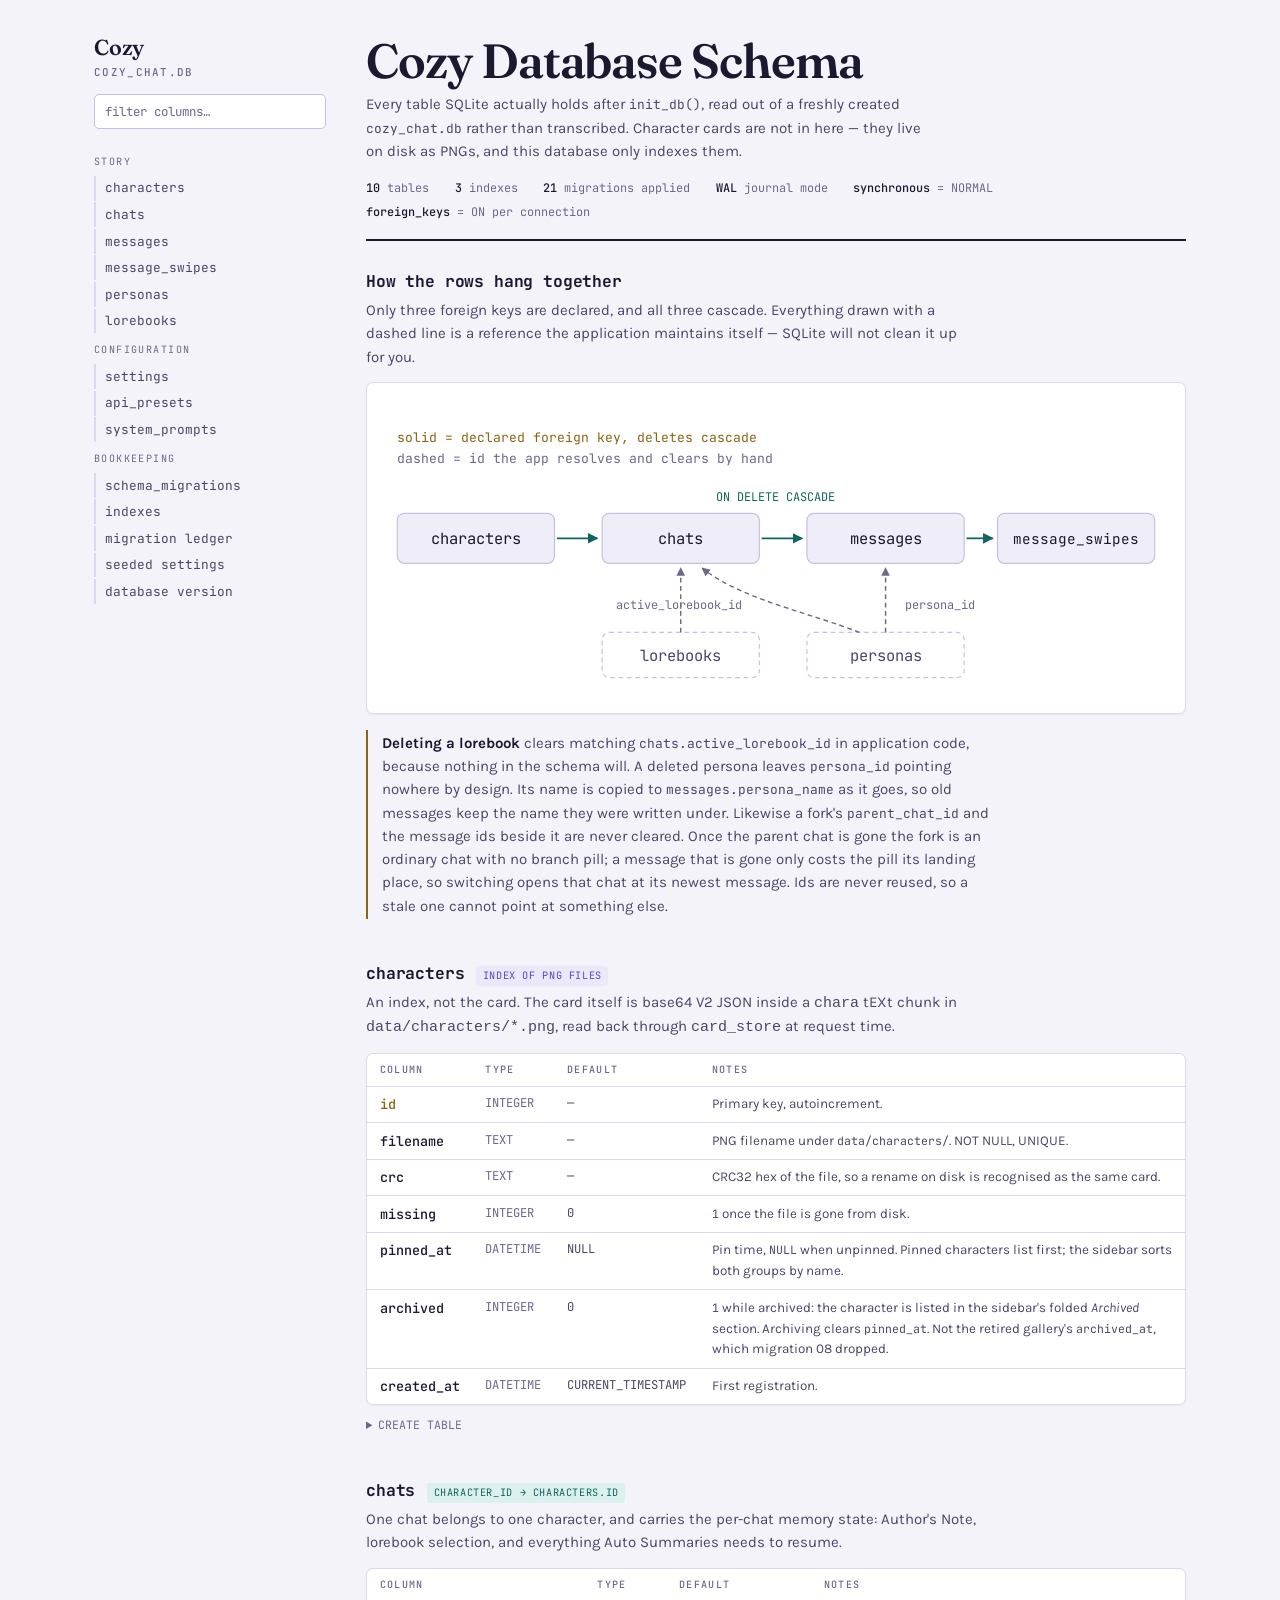
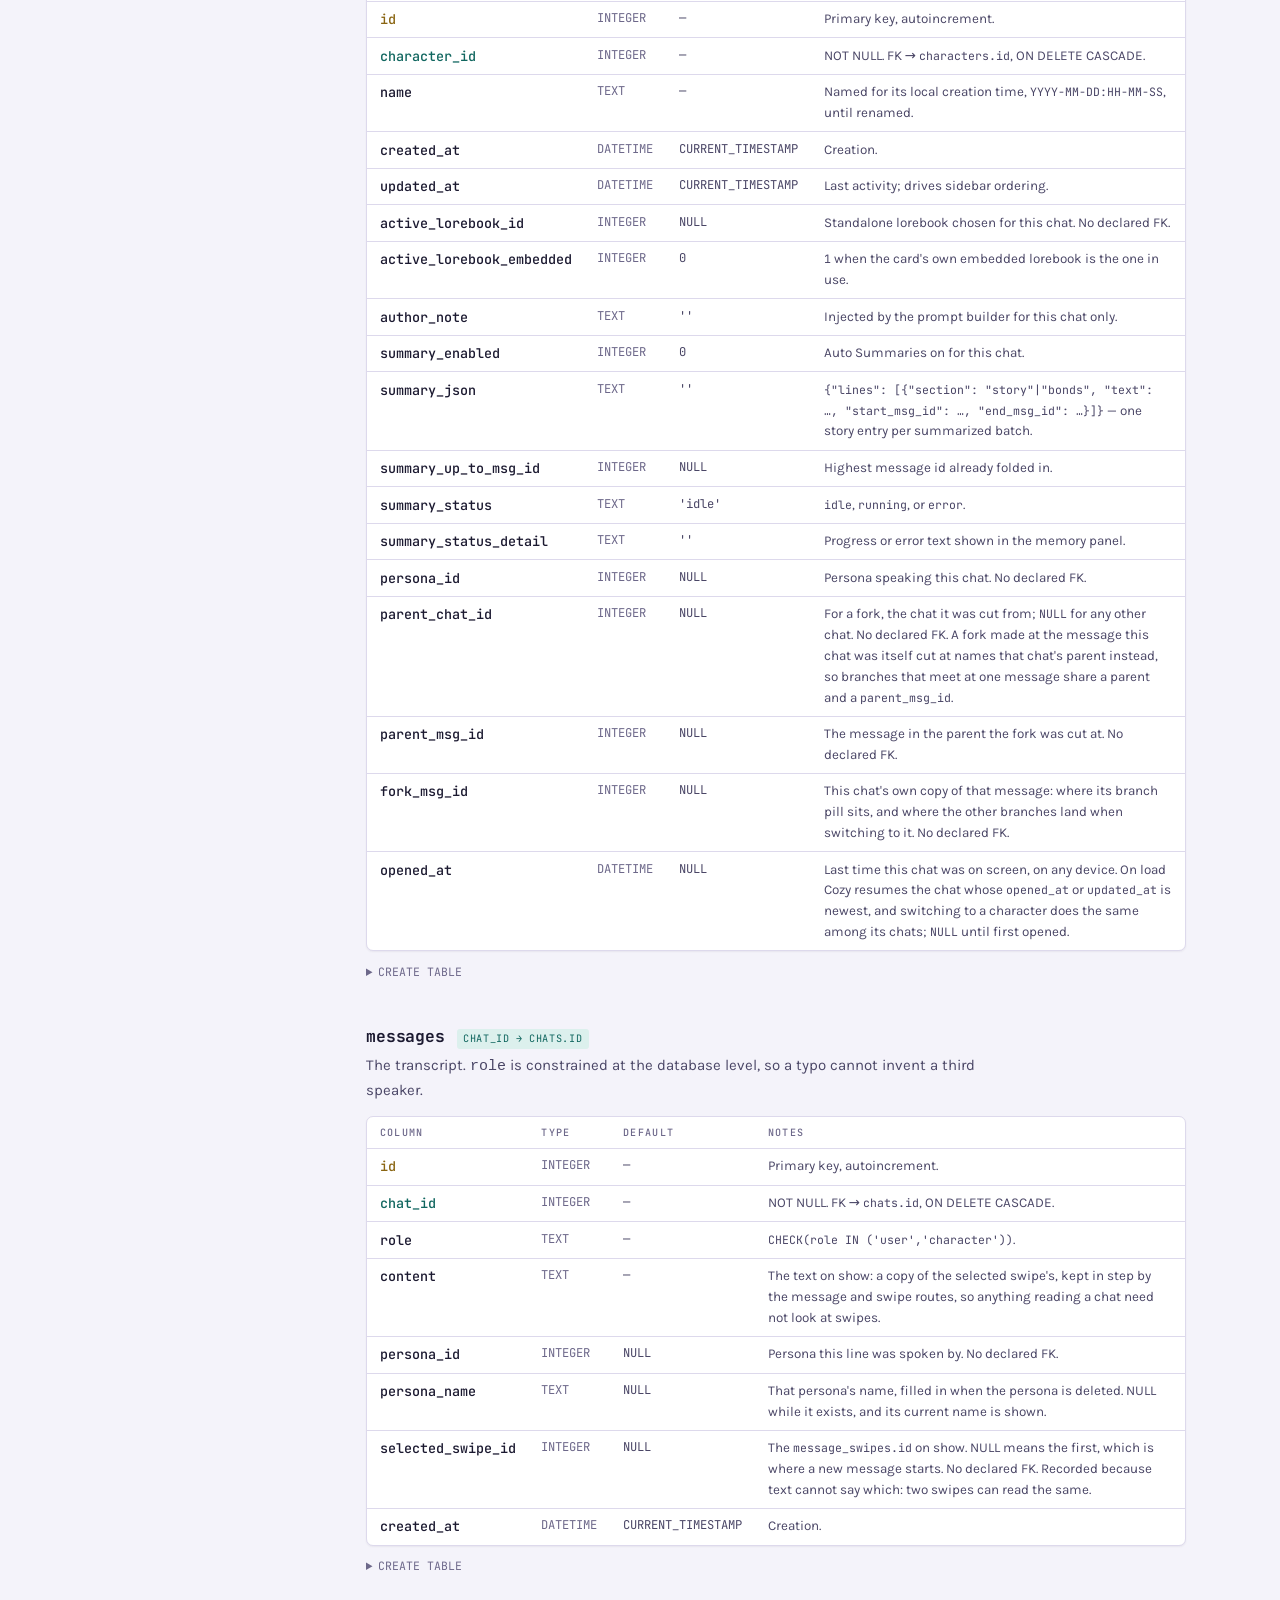
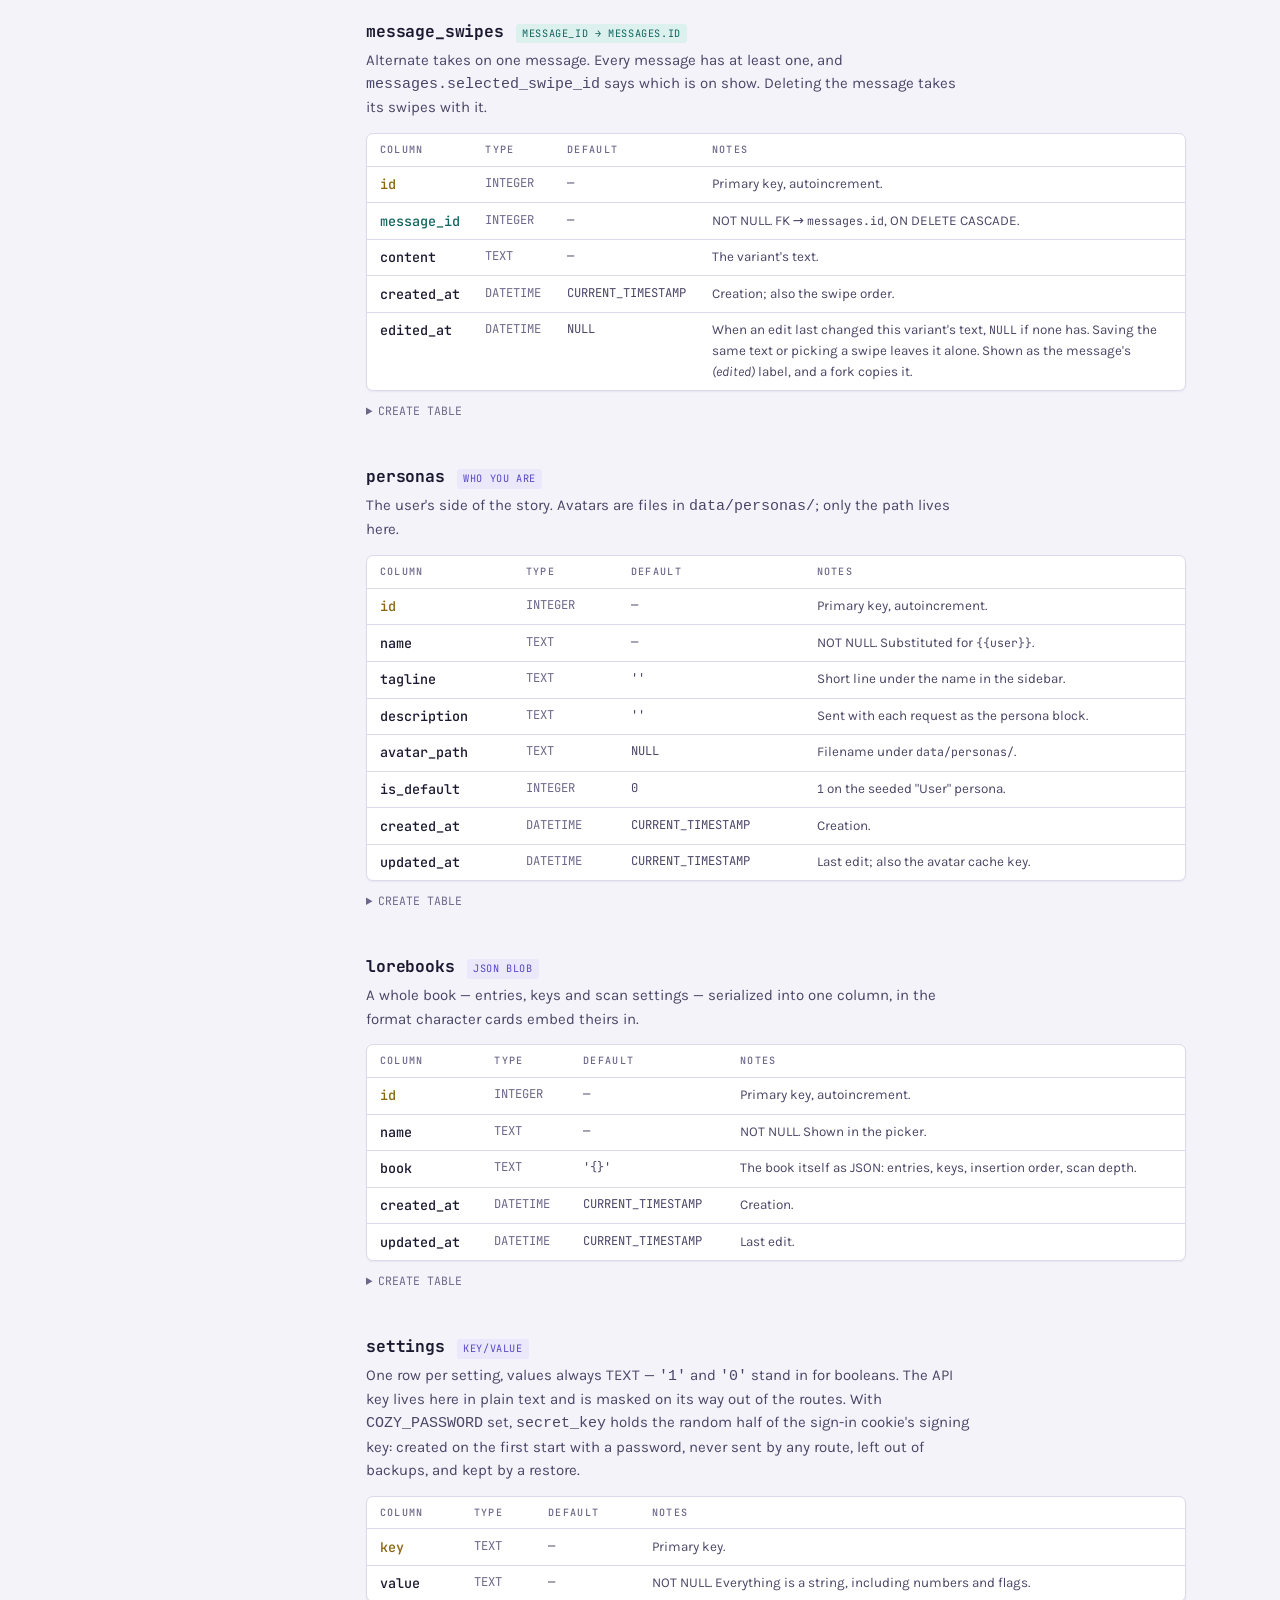
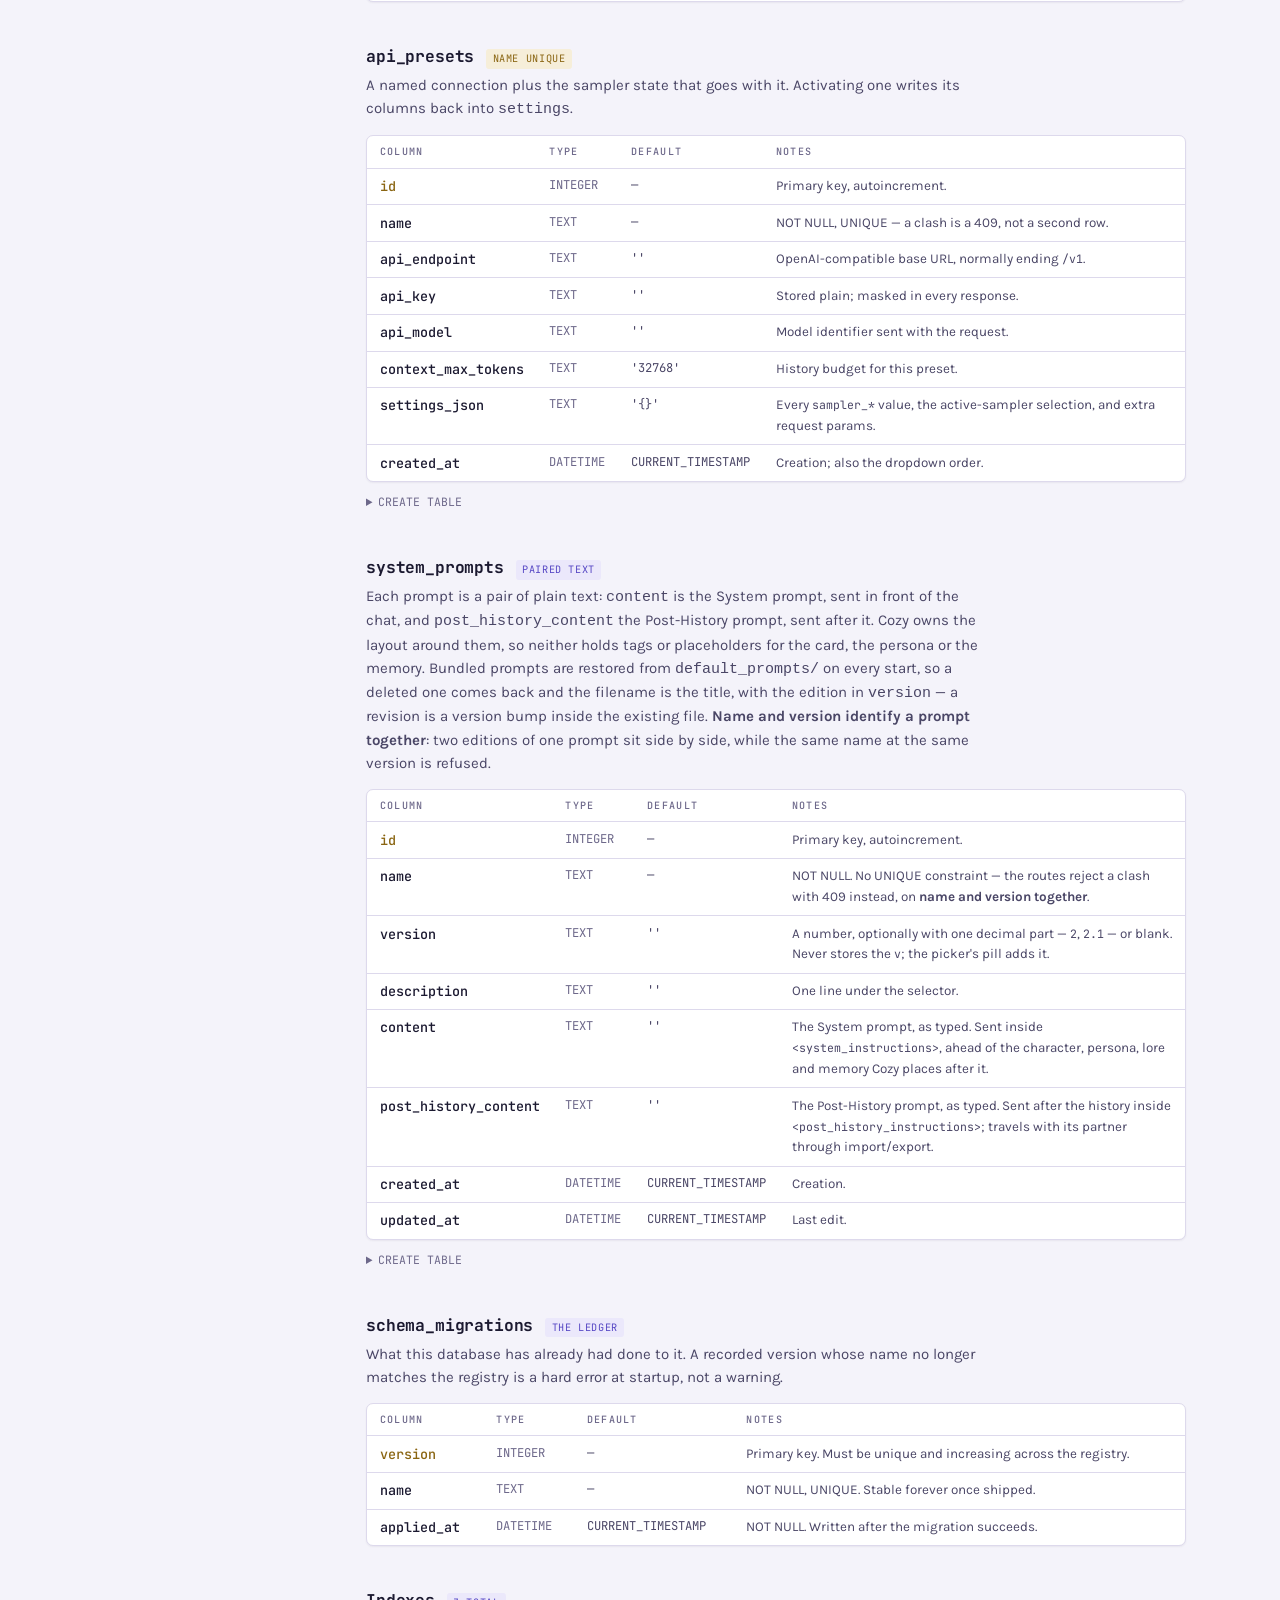
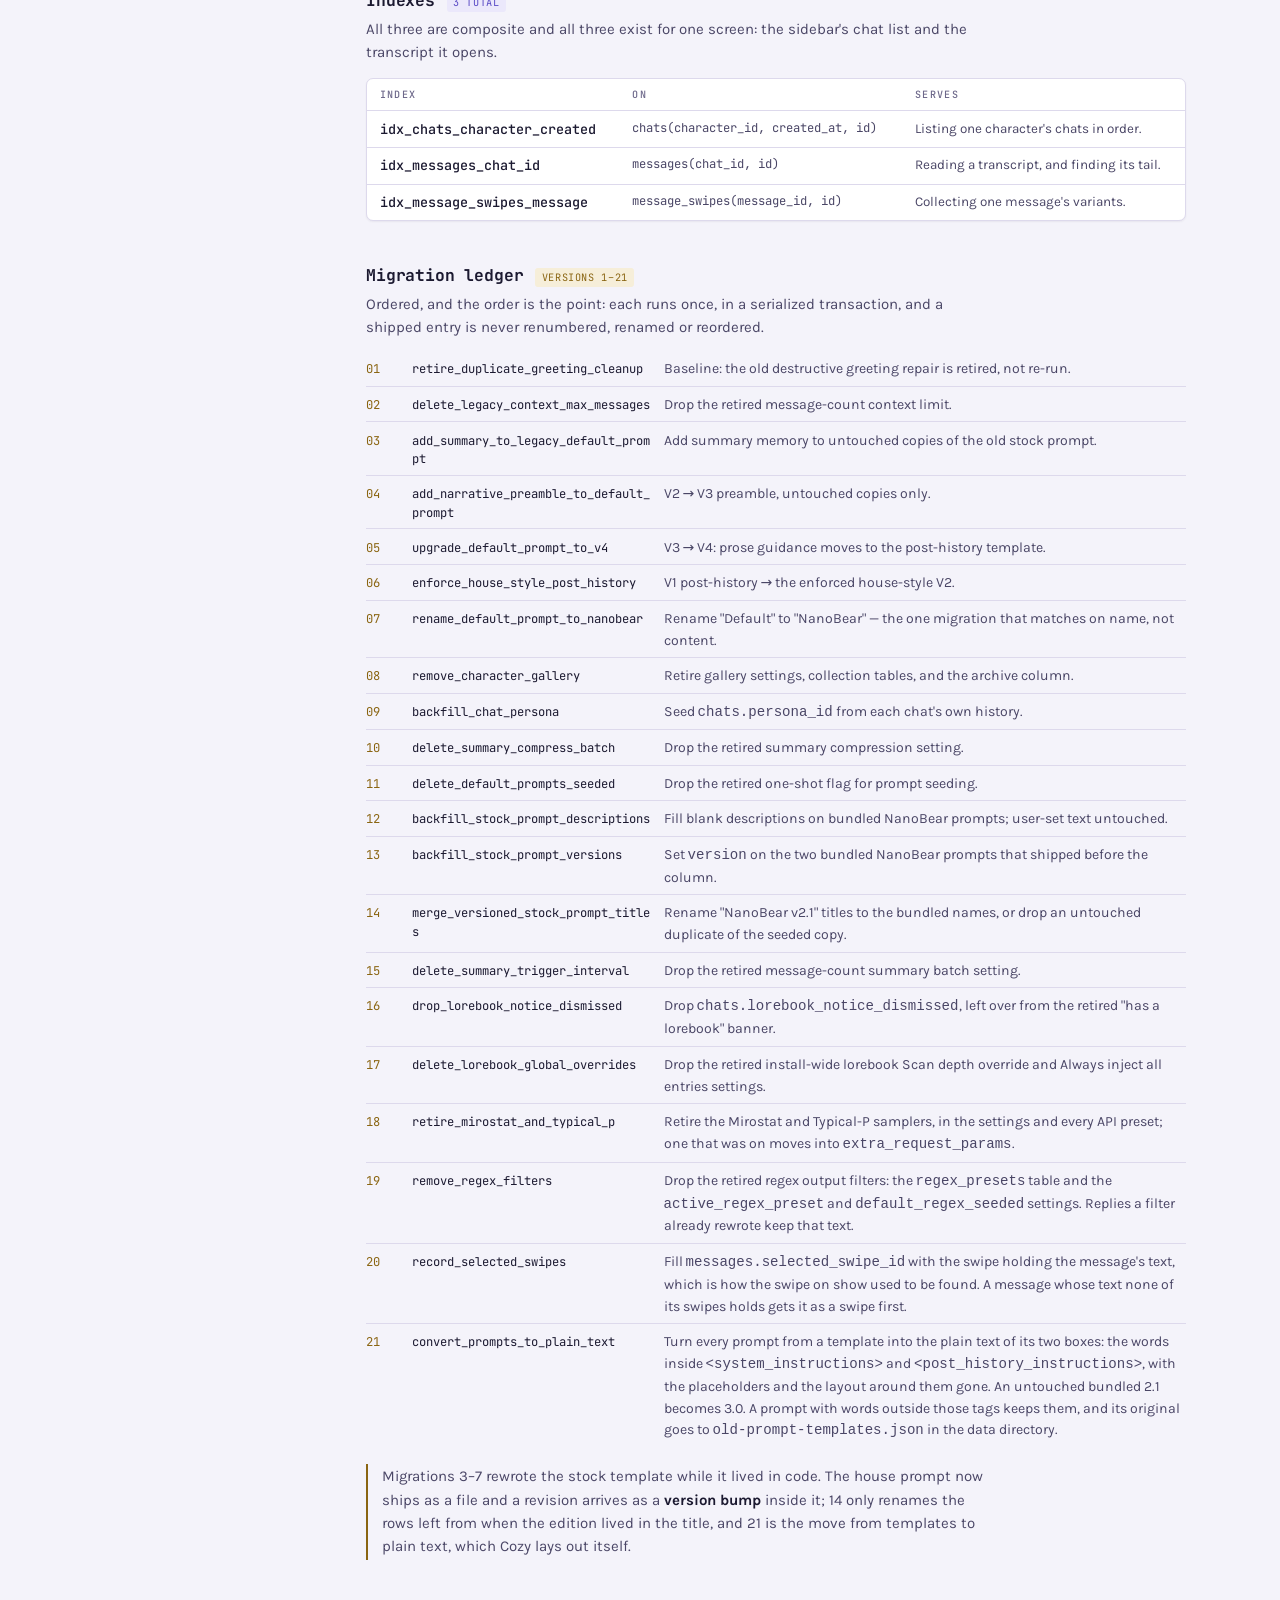
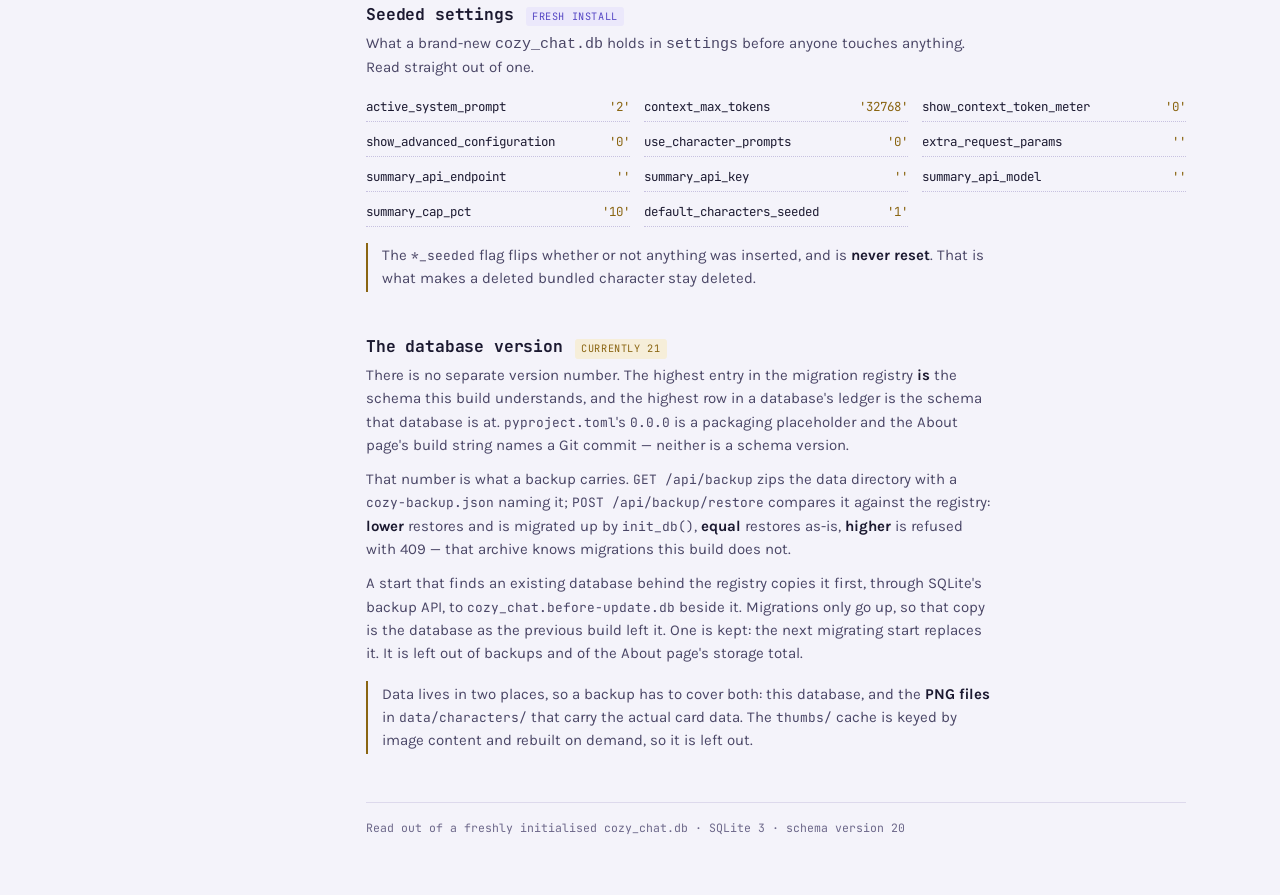
<file: docs/10-database-schema.html>
<!doctype html>
<html lang="en">
<head>
<meta charset="utf-8">
<meta name="viewport" content="width=device-width, initial-scale=1">
<!--
  The schema reference: every table, laid out for reading.
  Hand-maintained — a schema change belongs here. 10-database-schema.md points at this
  page instead of repeating the schema, so this is the only copy.
-->

<style>
  :root { color-scheme: light dark; }
  body { margin: 0; }
  img { max-width: 100%; }
  [hidden] { display: none !important; }
</style>
<title>Cozy Database Schema</title>
<link rel="preconnect" href="https://fonts.googleapis.com">
<link rel="preconnect" href="https://fonts.gstatic.com" crossorigin>
<link rel="stylesheet" href="https://fonts.googleapis.com/css2?family=Fraunces:opsz,wght@9..144,500;9..144,600&family=Karla:wght@400;500;700&family=JetBrains+Mono:wght@400;500;700&display=swap">
<style>
  :root {
    --ground: #f4f3fa;
    --surface: #ffffff;
    --surface-sunk: #efedf7;
    --ink: #1b1930;
    --ink-soft: #4a4666;
    --muted: #6d688a;
    --line: #ddd9ec;
    --line-strong: #c7c1e0;
    --accent: #5647c4;
    --accent-soft: #ebe8fb;
    --gold: #8a6512;
    --gold-soft: #f6eed9;
    --teal: #10665f;
    --teal-soft: #dcf0ed;
    --shadow: 0 1px 2px rgba(27, 25, 48, .06);

    --display: "Fraunces", "Iowan Old Style", Georgia, serif;
    --body: "Karla", "Segoe UI", system-ui, sans-serif;
    --mono: "JetBrains Mono", ui-monospace, "Cascadia Mono", Consolas, monospace;
  }

  @media (prefers-color-scheme: dark) {
    :root:not([data-theme="light"]) {
      --ground: #141327;
      --surface: #1d1b35;
      --surface-sunk: #191830;
      --ink: #eae7f8;
      --ink-soft: #c6c1e2;
      --muted: #9b95bd;
      --line: #2e2b4d;
      --line-strong: #413c66;
      --accent: #a89aff;
      --accent-soft: #262247;
      --gold: #e3b666;
      --gold-soft: #33290f;
      --teal: #5fcbbe;
      --teal-soft: #10312f;
      --shadow: 0 1px 2px rgba(0, 0, 0, .3);
    }
  }

  :root[data-theme="dark"] {
    --ground: #141327;
    --surface: #1d1b35;
    --surface-sunk: #191830;
    --ink: #eae7f8;
    --ink-soft: #c6c1e2;
    --muted: #9b95bd;
    --line: #2e2b4d;
    --line-strong: #413c66;
    --accent: #a89aff;
    --accent-soft: #262247;
    --gold: #e3b666;
    --gold-soft: #33290f;
    --teal: #5fcbbe;
    --teal-soft: #10312f;
    --shadow: 0 1px 2px rgba(0, 0, 0, .3);
  }

  * { box-sizing: border-box; }

  body {
    background: var(--ground);
    color: var(--ink);
    font-family: var(--body);
    font-size: 15px;
    line-height: 1.55;
    -webkit-font-smoothing: antialiased;
  }

  .shell {
    display: grid;
    grid-template-columns: 232px minmax(0, 1fr);
    gap: 2.5rem;
    max-width: 1140px;
    margin: 0 auto;
    padding: 2.25rem 1.5rem 5rem;
    align-items: start;
  }

  /* ── Rail ─────────────────────────────────────────────────────────── */
  .rail { position: sticky; top: 1.5rem; display: flex; flex-direction: column; gap: 1rem; }

  .rail-mark {
    font-family: var(--display);
    font-size: 1.35rem;
    font-weight: 600;
    letter-spacing: -.01em;
    line-height: 1.15;
  }
  .rail-mark span { display: block; font-family: var(--mono); font-size: .68rem; font-weight: 500; letter-spacing: .12em; text-transform: uppercase; color: var(--muted); margin-top: .3rem; }

  #filter {
    width: 100%;
    font-family: var(--mono);
    font-size: .78rem;
    padding: .5rem .6rem;
    color: var(--ink);
    background: var(--surface);
    border: 1px solid var(--line-strong);
    border-radius: 5px;
  }
  #filter::placeholder { color: var(--muted); }
  #filter:focus-visible { outline: 2px solid var(--accent); outline-offset: 1px; }

  .rail-group { display: flex; flex-direction: column; gap: .1rem; }
  .rail-label {
    font-family: var(--mono);
    font-size: .63rem;
    letter-spacing: .14em;
    text-transform: uppercase;
    color: var(--muted);
    margin: .55rem 0 .3rem;
  }
  .rail a {
    font-family: var(--mono);
    font-size: .8rem;
    color: var(--ink-soft);
    text-decoration: none;
    padding: .16rem 0 .16rem .55rem;
    border-left: 2px solid var(--line);
  }
  .rail a:hover { color: var(--accent); border-left-color: var(--accent); }
  .rail a:focus-visible { outline: 2px solid var(--accent); outline-offset: 2px; }
  .rail a.dim { opacity: .28; }

  /* ── Masthead ─────────────────────────────────────────────────────── */
  .masthead { border-bottom: 2px solid var(--ink); padding-bottom: 1.1rem; margin-bottom: 1.75rem; }
  .masthead h1 {
    font-family: var(--display);
    font-size: clamp(2.1rem, 4.5vw, 3rem);
    font-weight: 600;
    line-height: 1.03;
    letter-spacing: -.022em;
    margin: 0 0 .5rem;
    text-wrap: balance;
  }
  .masthead p { margin: 0; max-width: 62ch; color: var(--ink-soft); }
  .masthead code, .prose code, td code, .note code { font-family: var(--mono); font-size: .86em; }

  .facts {
    display: flex;
    flex-wrap: wrap;
    gap: .35rem 1.6rem;
    margin-top: 1rem;
    font-family: var(--mono);
    font-size: .74rem;
    color: var(--muted);
  }
  .facts b { color: var(--ink); font-weight: 500; }

  /* ── Sections ─────────────────────────────────────────────────────── */
  section { margin-bottom: 2.6rem; scroll-margin-top: 1.5rem; }
  section[hidden] { display: none; }

  h2 {
    font-family: var(--mono);
    font-size: 1.02rem;
    font-weight: 700;
    letter-spacing: -.01em;
    margin: 0;
    color: var(--ink);
  }
  .table-head { display: flex; flex-wrap: wrap; align-items: baseline; gap: .5rem .75rem; margin-bottom: .3rem; }
  .purpose { margin: 0 0 .85rem; color: var(--ink-soft); max-width: 68ch; }

  .chip {
    font-family: var(--mono);
    font-size: .64rem;
    letter-spacing: .06em;
    text-transform: uppercase;
    padding: .12rem .4rem;
    border-radius: 3px;
    white-space: nowrap;
  }
  .chip-pk { background: var(--gold-soft); color: var(--gold); }
  .chip-fk { background: var(--teal-soft); color: var(--teal); }
  .chip-soft { background: var(--accent-soft); color: var(--accent); }

  /* ── Column tables ────────────────────────────────────────────────── */
  .scroller { overflow-x: auto; border: 1px solid var(--line); border-radius: 7px; background: var(--surface); box-shadow: var(--shadow); }
  table { border-collapse: collapse; width: 100%; font-size: .84rem; }
  thead th {
    font-family: var(--mono);
    font-size: .63rem;
    font-weight: 500;
    letter-spacing: .13em;
    text-transform: uppercase;
    color: var(--muted);
    text-align: left;
    padding: .5rem .8rem;
    border-bottom: 1px solid var(--line);
    white-space: nowrap;
  }
  tbody td { padding: .46rem .8rem; border-bottom: 1px solid var(--line); vertical-align: top; }
  tbody tr:last-child td { border-bottom: 0; }
  tbody tr.match-off { display: none; }
  .c-name { font-family: var(--mono); font-weight: 500; white-space: nowrap; }
  .c-type { font-family: var(--mono); font-size: .76rem; color: var(--muted); white-space: nowrap; }
  .c-def { font-family: var(--mono); font-size: .76rem; color: var(--ink-soft); white-space: nowrap; }
  .c-note { color: var(--ink-soft); min-width: 22ch; }
  .key { color: var(--gold); }
  .ref { color: var(--teal); }

  details { margin-top: .55rem; }
  summary {
    font-family: var(--mono);
    font-size: .72rem;
    color: var(--muted);
    cursor: pointer;
    padding: .15rem 0;
  }
  summary:hover { color: var(--accent); }
  summary:focus-visible { outline: 2px solid var(--accent); outline-offset: 2px; }
  pre {
    margin: .5rem 0 0;
    padding: .8rem .9rem;
    background: var(--surface-sunk);
    border: 1px solid var(--line);
    border-radius: 6px;
    overflow-x: auto;
    font-family: var(--mono);
    font-size: .74rem;
    line-height: 1.5;
    color: var(--ink-soft);
  }

  /* ── Diagram ──────────────────────────────────────────────────────── */
  .map { border: 1px solid var(--line); border-radius: 7px; background: var(--surface); padding: 1rem; box-shadow: var(--shadow); overflow-x: auto; }
  .map svg { display: block; min-width: 620px; width: 100%; height: auto; }
  .map text { font-family: var(--mono); }

  /* ── Notes ────────────────────────────────────────────────────────── */
  .note {
    border-left: 2px solid var(--gold);
    padding: .1rem 0 .1rem .9rem;
    margin: 1rem 0 0;
    color: var(--ink-soft);
    max-width: 70ch;
  }
  .note b { color: var(--ink); font-weight: 700; }

  .ledger { list-style: none; margin: 0; padding: 0; display: grid; gap: .1rem; }
  .ledger li { display: grid; grid-template-columns: 2.1rem minmax(0, 15rem) minmax(0, 1fr); gap: .75rem; padding: .35rem 0; border-bottom: 1px solid var(--line); align-items: baseline; }
  .ledger li:last-child { border-bottom: 0; }
  .ledger .v { font-family: var(--mono); font-size: .76rem; color: var(--gold); font-variant-numeric: tabular-nums; }
  .ledger .n { font-family: var(--mono); font-size: .76rem; color: var(--ink); word-break: break-word; }
  .ledger .d { color: var(--ink-soft); font-size: .88rem; }

  .kv { display: grid; grid-template-columns: repeat(auto-fill, minmax(250px, 1fr)); gap: .35rem .9rem; }
  .kv div { display: flex; justify-content: space-between; gap: .6rem; border-bottom: 1px dotted var(--line-strong); padding: .28rem 0; font-family: var(--mono); font-size: .78rem; }
  .kv span:first-child { color: var(--ink); }
  .kv span:last-child { color: var(--gold); white-space: nowrap; }

  .prose { max-width: 70ch; color: var(--ink-soft); }
  .prose p { margin: 0 0 .7rem; }
  .prose p:last-child { margin-bottom: 0; }
  .prose strong { color: var(--ink); }

  .empty { display: none; font-family: var(--mono); font-size: .8rem; color: var(--muted); }
  .empty.on { display: block; }

  footer { border-top: 1px solid var(--line); margin-top: 3rem; padding-top: 1rem; font-family: var(--mono); font-size: .72rem; color: var(--muted); }

  @media (max-width: 860px) {
    .shell { grid-template-columns: minmax(0, 1fr); gap: 1.5rem; padding-top: 1.5rem; }
    .rail { position: static; }
    .rail-nav { display: none; }
  }
  @media (prefers-reduced-motion: reduce) {
    * { transition: none !important; animation: none !important; }
  }
</style>
</head>
<body>
<div class="shell">
  <aside class="rail">
    <div class="rail-mark">Cozy<span>cozy_chat.db</span></div>
    <label class="visually-hidden" for="filter" hidden>Filter tables and columns</label>
    <input id="filter" type="search" placeholder="filter columns…" autocomplete="off" spellcheck="false">
    <nav class="rail-nav">
      <div class="rail-group">
        <div class="rail-label">Story</div>
        <a href="#characters">characters</a>
        <a href="#chats">chats</a>
        <a href="#messages">messages</a>
        <a href="#message_swipes">message_swipes</a>
        <a href="#personas">personas</a>
        <a href="#lorebooks">lorebooks</a>
      </div>
      <div class="rail-group">
        <div class="rail-label">Configuration</div>
        <a href="#settings">settings</a>
        <a href="#api_presets">api_presets</a>
        <a href="#system_prompts">system_prompts</a>
      </div>
      <div class="rail-group">
        <div class="rail-label">Bookkeeping</div>
        <a href="#schema_migrations">schema_migrations</a>
        <a href="#indexes">indexes</a>
        <a href="#ledger">migration ledger</a>
        <a href="#seeded">seeded settings</a>
        <a href="#version">database version</a>
      </div>
    </nav>
  </aside>

  <main>
    <header class="masthead">
      <h1>Cozy Database Schema</h1>
      <p>Every table SQLite actually holds after <code>init_db()</code>, read out of a freshly created
        <code>cozy_chat.db</code> rather than transcribed. Character cards are not in here — they live on disk
        as PNGs, and this database only indexes them.</p>
      <div class="facts">
        <span><b>10</b> tables</span>
        <span><b>3</b> indexes</span>
        <span><b>21</b> migrations applied</span>
        <span><b>WAL</b> journal mode</span>
        <span><b>synchronous</b> = NORMAL</span>
        <span><b>foreign_keys</b> = ON per connection</span>
      </div>
    </header>

    <section id="map">
      <div class="table-head"><h2>How the rows hang together</h2></div>
      <p class="purpose">Only three foreign keys are declared, and all three cascade. Everything drawn with a
        dashed line is a reference the application maintains itself — SQLite will not clean it up for you.</p>
      <div class="map">
        <svg viewBox="0 0 660 250" role="img" aria-label="characters cascades to chats, chats cascades to messages, messages cascades to message_swipes; personas and lorebooks are referenced by chats and messages without declared foreign keys.">
          <defs>
            <marker id="arrow" viewBox="0 0 10 10" refX="9" refY="5" markerWidth="6" markerHeight="6" orient="auto-start-reverse">
              <path d="M 0 0 L 10 5 L 0 10 z" fill="var(--teal)"></path>
            </marker>
            <marker id="arrow-soft" viewBox="0 0 10 10" refX="9" refY="5" markerWidth="6" markerHeight="6" orient="auto-start-reverse">
              <path d="M 0 0 L 10 5 L 0 10 z" fill="var(--muted)"></path>
            </marker>
          </defs>

          <!-- cascade chain -->
          <g>
            <rect x="12" y="96" width="132" height="42" rx="6" fill="var(--surface-sunk)" stroke="var(--line-strong)"></rect>
            <text x="78" y="122" text-anchor="middle" font-size="13" fill="var(--ink)">characters</text>

            <rect x="184" y="96" width="132" height="42" rx="6" fill="var(--surface-sunk)" stroke="var(--line-strong)"></rect>
            <text x="250" y="122" text-anchor="middle" font-size="13" fill="var(--ink)">chats</text>

            <rect x="356" y="96" width="132" height="42" rx="6" fill="var(--surface-sunk)" stroke="var(--line-strong)"></rect>
            <text x="422" y="122" text-anchor="middle" font-size="13" fill="var(--ink)">messages</text>

            <rect x="516" y="96" width="132" height="42" rx="6" fill="var(--surface-sunk)" stroke="var(--line-strong)"></rect>
            <text x="582" y="122" text-anchor="middle" font-size="12" fill="var(--ink)">message_swipes</text>
          </g>

          <line x1="146" y1="117" x2="180" y2="117" stroke="var(--teal)" stroke-width="1.5" marker-end="url(#arrow)"></line>
          <line x1="318" y1="117" x2="352" y2="117" stroke="var(--teal)" stroke-width="1.5" marker-end="url(#arrow)"></line>
          <line x1="490" y1="117" x2="512" y2="117" stroke="var(--teal)" stroke-width="1.5" marker-end="url(#arrow)"></line>
          <text x="330" y="86" text-anchor="middle" font-size="10" fill="var(--teal)">ON DELETE CASCADE</text>

          <!-- application-level references -->
          <g>
            <rect x="184" y="196" width="132" height="38" rx="6" fill="none" stroke="var(--line-strong)" stroke-dasharray="4 3"></rect>
            <text x="250" y="220" text-anchor="middle" font-size="13" fill="var(--ink-soft)">lorebooks</text>

            <rect x="356" y="196" width="132" height="38" rx="6" fill="none" stroke="var(--line-strong)" stroke-dasharray="4 3"></rect>
            <text x="422" y="220" text-anchor="middle" font-size="13" fill="var(--ink-soft)">personas</text>
          </g>

          <path d="M 250 196 L 250 142" stroke="var(--muted)" stroke-width="1.2" stroke-dasharray="4 3" fill="none" marker-end="url(#arrow-soft)"></path>
          <path d="M 422 196 L 422 142" stroke="var(--muted)" stroke-width="1.2" stroke-dasharray="4 3" fill="none" marker-end="url(#arrow-soft)"></path>
          <path d="M 400 196 C 360 180, 300 168, 268 142" stroke="var(--muted)" stroke-width="1.2" stroke-dasharray="4 3" fill="none" marker-end="url(#arrow-soft)"></path>
          <text x="196" y="176" font-size="10" fill="var(--muted)">active_lorebook_id</text>
          <text x="438" y="176" font-size="10" fill="var(--muted)">persona_id</text>

          <text x="12" y="36" font-size="11" fill="var(--gold)">solid = declared foreign key, deletes cascade</text>
          <text x="12" y="54" font-size="11" fill="var(--muted)">dashed = id the app resolves and clears by hand</text>
        </svg>
      </div>
      <p class="note"><b>Deleting a lorebook</b> clears matching <code>chats.active_lorebook_id</code> in application
        code, because nothing in the schema will. A deleted persona leaves <code>persona_id</code> pointing nowhere
        by design. Its name is copied to <code>messages.persona_name</code> as it goes, so old messages keep
        the name they were written under. Likewise a fork's
        <code>parent_chat_id</code> and the message ids beside it are never cleared. Once the parent chat is
        gone the fork is an ordinary chat with no branch pill; a message that is gone only costs the pill its
        landing place, so switching opens that chat at its newest message. Ids are never reused, so a stale
        one cannot point at something else.</p>
    </section>

    <p class="empty" id="empty">No column matches that.</p>

    <section id="characters">
      <div class="table-head"><h2>characters</h2><span class="chip chip-soft">index of PNG files</span></div>
      <p class="purpose">An index, not the card. The card itself is base64 V2 JSON inside a <code>chara</code> tEXt
        chunk in <code>data/characters/*.png</code>, read back through <code>card_store</code> at request time.</p>
      <div class="scroller"><table>
        <thead><tr><th>Column</th><th>Type</th><th>Default</th><th>Notes</th></tr></thead>
        <tbody>
          <tr><td class="c-name key">id</td><td class="c-type">INTEGER</td><td class="c-def">—</td><td class="c-note">Primary key, autoincrement.</td></tr>
          <tr><td class="c-name">filename</td><td class="c-type">TEXT</td><td class="c-def">—</td><td class="c-note">PNG filename under <code>data/characters/</code>. NOT NULL, UNIQUE.</td></tr>
          <tr><td class="c-name">crc</td><td class="c-type">TEXT</td><td class="c-def">—</td><td class="c-note">CRC32 hex of the file, so a rename on disk is recognised as the same card.</td></tr>
          <tr><td class="c-name">missing</td><td class="c-type">INTEGER</td><td class="c-def">0</td><td class="c-note"><code>1</code> once the file is gone from disk.</td></tr>
          <tr><td class="c-name">pinned_at</td><td class="c-type">DATETIME</td><td class="c-def">NULL</td><td class="c-note">Pin time, <code>NULL</code> when unpinned. Pinned characters list first; the sidebar sorts both groups by name.</td></tr>
          <tr><td class="c-name">archived</td><td class="c-type">INTEGER</td><td class="c-def">0</td><td class="c-note"><code>1</code> while archived: the character is listed in the sidebar's folded <em>Archived</em> section. Archiving clears <code>pinned_at</code>. Not the retired gallery's <code>archived_at</code>, which migration 08 dropped.</td></tr>
          <tr><td class="c-name">created_at</td><td class="c-type">DATETIME</td><td class="c-def">CURRENT_TIMESTAMP</td><td class="c-note">First registration.</td></tr>
        </tbody>
      </table></div>
      <details><summary>CREATE TABLE</summary><pre>CREATE TABLE characters (
    id         INTEGER PRIMARY KEY AUTOINCREMENT,
    filename   TEXT    NOT NULL UNIQUE,
    crc        TEXT    NOT NULL,
    missing    INTEGER DEFAULT 0,
    pinned_at  DATETIME DEFAULT NULL,
    archived   INTEGER NOT NULL DEFAULT 0,
    created_at DATETIME DEFAULT CURRENT_TIMESTAMP
)</pre></details>
    </section>

    <section id="chats">
      <div class="table-head"><h2>chats</h2><span class="chip chip-fk">character_id → characters.id</span></div>
      <p class="purpose">One chat belongs to one character, and carries the per-chat memory state: Author's Note,
        lorebook selection, and everything Auto Summaries needs to resume.</p>
      <div class="scroller"><table>
        <thead><tr><th>Column</th><th>Type</th><th>Default</th><th>Notes</th></tr></thead>
        <tbody>
          <tr><td class="c-name key">id</td><td class="c-type">INTEGER</td><td class="c-def">—</td><td class="c-note">Primary key, autoincrement.</td></tr>
          <tr><td class="c-name ref">character_id</td><td class="c-type">INTEGER</td><td class="c-def">—</td><td class="c-note">NOT NULL. FK → <code>characters.id</code>, ON DELETE CASCADE.</td></tr>
          <tr><td class="c-name">name</td><td class="c-type">TEXT</td><td class="c-def">—</td><td class="c-note">Named for its local creation time, <code>YYYY-MM-DD:HH-MM-SS</code>, until renamed.</td></tr>
          <tr><td class="c-name">created_at</td><td class="c-type">DATETIME</td><td class="c-def">CURRENT_TIMESTAMP</td><td class="c-note">Creation.</td></tr>
          <tr><td class="c-name">updated_at</td><td class="c-type">DATETIME</td><td class="c-def">CURRENT_TIMESTAMP</td><td class="c-note">Last activity; drives sidebar ordering.</td></tr>
          <tr><td class="c-name">active_lorebook_id</td><td class="c-type">INTEGER</td><td class="c-def">NULL</td><td class="c-note">Standalone lorebook chosen for this chat. No declared FK.</td></tr>
          <tr><td class="c-name">active_lorebook_embedded</td><td class="c-type">INTEGER</td><td class="c-def">0</td><td class="c-note"><code>1</code> when the card's own embedded lorebook is the one in use.</td></tr>
          <tr><td class="c-name">author_note</td><td class="c-type">TEXT</td><td class="c-def">''</td><td class="c-note">Injected by the prompt builder for this chat only.</td></tr>
          <tr><td class="c-name">summary_enabled</td><td class="c-type">INTEGER</td><td class="c-def">0</td><td class="c-note">Auto Summaries on for this chat.</td></tr>
          <tr><td class="c-name">summary_json</td><td class="c-type">TEXT</td><td class="c-def">''</td><td class="c-note"><code>{"lines": [{"section": "story"|"bonds", "text": …, "start_msg_id": …, "end_msg_id": …}]}</code> — one story entry per summarized batch.</td></tr>
          <tr><td class="c-name">summary_up_to_msg_id</td><td class="c-type">INTEGER</td><td class="c-def">NULL</td><td class="c-note">Highest message id already folded in.</td></tr>
          <tr><td class="c-name">summary_status</td><td class="c-type">TEXT</td><td class="c-def">'idle'</td><td class="c-note"><code>idle</code>, <code>running</code>, or <code>error</code>.</td></tr>
          <tr><td class="c-name">summary_status_detail</td><td class="c-type">TEXT</td><td class="c-def">''</td><td class="c-note">Progress or error text shown in the memory panel.</td></tr>
          <tr><td class="c-name">persona_id</td><td class="c-type">INTEGER</td><td class="c-def">NULL</td><td class="c-note">Persona speaking this chat. No declared FK.</td></tr>
          <tr><td class="c-name">parent_chat_id</td><td class="c-type">INTEGER</td><td class="c-def">NULL</td><td class="c-note">For a fork, the chat it was cut from; <code>NULL</code> for any other chat. No declared FK. A fork made at the message this chat was itself cut at names that chat's parent instead, so branches that meet at one message share a parent and a <code>parent_msg_id</code>.</td></tr>
          <tr><td class="c-name">parent_msg_id</td><td class="c-type">INTEGER</td><td class="c-def">NULL</td><td class="c-note">The message in the parent the fork was cut at. No declared FK.</td></tr>
          <tr><td class="c-name">fork_msg_id</td><td class="c-type">INTEGER</td><td class="c-def">NULL</td><td class="c-note">This chat's own copy of that message: where its branch pill sits, and where the other branches land when switching to it. No declared FK.</td></tr>
          <tr><td class="c-name">opened_at</td><td class="c-type">DATETIME</td><td class="c-def">NULL</td><td class="c-note">Last time this chat was on screen, on any device. On load Cozy resumes the chat whose <code>opened_at</code> or <code>updated_at</code> is newest, and switching to a character does the same among its chats; <code>NULL</code> until first opened.</td></tr>
        </tbody>
      </table></div>
      <details><summary>CREATE TABLE</summary><pre>CREATE TABLE chats (
    id           INTEGER PRIMARY KEY AUTOINCREMENT,
    character_id INTEGER NOT NULL,
    name         TEXT    NOT NULL,
    created_at   DATETIME DEFAULT CURRENT_TIMESTAMP,
    updated_at   DATETIME DEFAULT CURRENT_TIMESTAMP,
    active_lorebook_id INTEGER DEFAULT NULL,
    active_lorebook_embedded INTEGER NOT NULL DEFAULT 0,
    author_note TEXT NOT NULL DEFAULT '',
    summary_enabled INTEGER NOT NULL DEFAULT 0,
    summary_json TEXT NOT NULL DEFAULT '',
    summary_up_to_msg_id INTEGER DEFAULT NULL,
    summary_status TEXT NOT NULL DEFAULT 'idle',
    summary_status_detail TEXT NOT NULL DEFAULT '',
    persona_id INTEGER DEFAULT NULL,
    parent_chat_id INTEGER DEFAULT NULL,
    parent_msg_id INTEGER DEFAULT NULL,
    fork_msg_id INTEGER DEFAULT NULL,
    opened_at DATETIME DEFAULT NULL,
    FOREIGN KEY (character_id) REFERENCES characters(id) ON DELETE CASCADE
)</pre></details>
    </section>

    <section id="messages">
      <div class="table-head"><h2>messages</h2><span class="chip chip-fk">chat_id → chats.id</span></div>
      <p class="purpose">The transcript. <code>role</code> is constrained at the database level, so a typo cannot
        invent a third speaker.</p>
      <div class="scroller"><table>
        <thead><tr><th>Column</th><th>Type</th><th>Default</th><th>Notes</th></tr></thead>
        <tbody>
          <tr><td class="c-name key">id</td><td class="c-type">INTEGER</td><td class="c-def">—</td><td class="c-note">Primary key, autoincrement.</td></tr>
          <tr><td class="c-name ref">chat_id</td><td class="c-type">INTEGER</td><td class="c-def">—</td><td class="c-note">NOT NULL. FK → <code>chats.id</code>, ON DELETE CASCADE.</td></tr>
          <tr><td class="c-name">role</td><td class="c-type">TEXT</td><td class="c-def">—</td><td class="c-note"><code>CHECK(role IN ('user','character'))</code>.</td></tr>
          <tr><td class="c-name">content</td><td class="c-type">TEXT</td><td class="c-def">—</td><td class="c-note">The text on show: a copy of the selected swipe's, kept in step by the message and swipe routes, so anything reading a chat need not look at swipes.</td></tr>
          <tr><td class="c-name">persona_id</td><td class="c-type">INTEGER</td><td class="c-def">NULL</td><td class="c-note">Persona this line was spoken by. No declared FK.</td></tr>
          <tr><td class="c-name">persona_name</td><td class="c-type">TEXT</td><td class="c-def">NULL</td><td class="c-note">That persona's name, filled in when the persona is deleted. NULL while it exists, and its current name is shown.</td></tr>
          <tr><td class="c-name">selected_swipe_id</td><td class="c-type">INTEGER</td><td class="c-def">NULL</td><td class="c-note">The <code>message_swipes.id</code> on show. NULL means the first, which is where a new message starts. No declared FK. Recorded because text cannot say which: two swipes can read the same.</td></tr>
          <tr><td class="c-name">created_at</td><td class="c-type">DATETIME</td><td class="c-def">CURRENT_TIMESTAMP</td><td class="c-note">Creation.</td></tr>
        </tbody>
      </table></div>
      <details><summary>CREATE TABLE</summary><pre>CREATE TABLE messages (
    id         INTEGER PRIMARY KEY AUTOINCREMENT,
    chat_id    INTEGER NOT NULL,
    role       TEXT    NOT NULL CHECK(role IN ('user','character')),
    content    TEXT    NOT NULL,
    persona_id INTEGER DEFAULT NULL,
    persona_name TEXT DEFAULT NULL,
    selected_swipe_id INTEGER DEFAULT NULL,
    created_at DATETIME DEFAULT CURRENT_TIMESTAMP,
    FOREIGN KEY (chat_id) REFERENCES chats(id) ON DELETE CASCADE
)</pre></details>
    </section>

    <section id="message_swipes">
      <div class="table-head"><h2>message_swipes</h2><span class="chip chip-fk">message_id → messages.id</span></div>
      <p class="purpose">Alternate takes on one message. Every message has at least one, and
        <code>messages.selected_swipe_id</code> says which is on show. Deleting the message takes its swipes with it.</p>
      <div class="scroller"><table>
        <thead><tr><th>Column</th><th>Type</th><th>Default</th><th>Notes</th></tr></thead>
        <tbody>
          <tr><td class="c-name key">id</td><td class="c-type">INTEGER</td><td class="c-def">—</td><td class="c-note">Primary key, autoincrement.</td></tr>
          <tr><td class="c-name ref">message_id</td><td class="c-type">INTEGER</td><td class="c-def">—</td><td class="c-note">NOT NULL. FK → <code>messages.id</code>, ON DELETE CASCADE.</td></tr>
          <tr><td class="c-name">content</td><td class="c-type">TEXT</td><td class="c-def">—</td><td class="c-note">The variant's text.</td></tr>
          <tr><td class="c-name">created_at</td><td class="c-type">DATETIME</td><td class="c-def">CURRENT_TIMESTAMP</td><td class="c-note">Creation; also the swipe order.</td></tr>
          <tr><td class="c-name">edited_at</td><td class="c-type">DATETIME</td><td class="c-def">NULL</td><td class="c-note">When an edit last changed this variant's text, <code>NULL</code> if none has. Saving the same text or picking a swipe leaves it alone. Shown as the message's <em>(edited)</em> label, and a fork copies it.</td></tr>
        </tbody>
      </table></div>
      <details><summary>CREATE TABLE</summary><pre>CREATE TABLE message_swipes (
    id         INTEGER PRIMARY KEY AUTOINCREMENT,
    message_id INTEGER NOT NULL,
    content    TEXT    NOT NULL,
    created_at DATETIME DEFAULT CURRENT_TIMESTAMP,
    edited_at  DATETIME DEFAULT NULL,
    FOREIGN KEY (message_id) REFERENCES messages(id) ON DELETE CASCADE
)</pre></details>
    </section>

    <section id="personas">
      <div class="table-head"><h2>personas</h2><span class="chip chip-soft">who you are</span></div>
      <p class="purpose">The user's side of the story. Avatars are files in <code>data/personas/</code>; only the
        path lives here.</p>
      <div class="scroller"><table>
        <thead><tr><th>Column</th><th>Type</th><th>Default</th><th>Notes</th></tr></thead>
        <tbody>
          <tr><td class="c-name key">id</td><td class="c-type">INTEGER</td><td class="c-def">—</td><td class="c-note">Primary key, autoincrement.</td></tr>
          <tr><td class="c-name">name</td><td class="c-type">TEXT</td><td class="c-def">—</td><td class="c-note">NOT NULL. Substituted for <code>{{user}}</code>.</td></tr>
          <tr><td class="c-name">tagline</td><td class="c-type">TEXT</td><td class="c-def">''</td><td class="c-note">Short line under the name in the sidebar.</td></tr>
          <tr><td class="c-name">description</td><td class="c-type">TEXT</td><td class="c-def">''</td><td class="c-note">Sent with each request as the persona block.</td></tr>
          <tr><td class="c-name">avatar_path</td><td class="c-type">TEXT</td><td class="c-def">NULL</td><td class="c-note">Filename under <code>data/personas/</code>.</td></tr>
          <tr><td class="c-name">is_default</td><td class="c-type">INTEGER</td><td class="c-def">0</td><td class="c-note"><code>1</code> on the seeded "User" persona.</td></tr>
          <tr><td class="c-name">created_at</td><td class="c-type">DATETIME</td><td class="c-def">CURRENT_TIMESTAMP</td><td class="c-note">Creation.</td></tr>
          <tr><td class="c-name">updated_at</td><td class="c-type">DATETIME</td><td class="c-def">CURRENT_TIMESTAMP</td><td class="c-note">Last edit; also the avatar cache key.</td></tr>
        </tbody>
      </table></div>
      <details><summary>CREATE TABLE</summary><pre>CREATE TABLE personas (
    id          INTEGER PRIMARY KEY AUTOINCREMENT,
    name        TEXT    NOT NULL,
    tagline     TEXT    DEFAULT '',
    description TEXT    DEFAULT '',
    avatar_path TEXT    DEFAULT NULL,
    is_default  INTEGER DEFAULT 0,
    created_at  DATETIME DEFAULT CURRENT_TIMESTAMP,
    updated_at  DATETIME DEFAULT CURRENT_TIMESTAMP
)</pre></details>
    </section>

    <section id="lorebooks">
      <div class="table-head"><h2>lorebooks</h2><span class="chip chip-soft">JSON blob</span></div>
      <p class="purpose">A whole book — entries, keys and scan settings — serialized into one column, in the
        format character cards embed theirs in.</p>
      <div class="scroller"><table>
        <thead><tr><th>Column</th><th>Type</th><th>Default</th><th>Notes</th></tr></thead>
        <tbody>
          <tr><td class="c-name key">id</td><td class="c-type">INTEGER</td><td class="c-def">—</td><td class="c-note">Primary key, autoincrement.</td></tr>
          <tr><td class="c-name">name</td><td class="c-type">TEXT</td><td class="c-def">—</td><td class="c-note">NOT NULL. Shown in the picker.</td></tr>
          <tr><td class="c-name">book</td><td class="c-type">TEXT</td><td class="c-def">'{}'</td><td class="c-note">The book itself as JSON: entries, keys, insertion order, scan depth.</td></tr>
          <tr><td class="c-name">created_at</td><td class="c-type">DATETIME</td><td class="c-def">CURRENT_TIMESTAMP</td><td class="c-note">Creation.</td></tr>
          <tr><td class="c-name">updated_at</td><td class="c-type">DATETIME</td><td class="c-def">CURRENT_TIMESTAMP</td><td class="c-note">Last edit.</td></tr>
        </tbody>
      </table></div>
      <details><summary>CREATE TABLE</summary><pre>CREATE TABLE lorebooks (
    id          INTEGER PRIMARY KEY AUTOINCREMENT,
    name        TEXT    NOT NULL,
    book        TEXT    NOT NULL DEFAULT '{}',
    created_at  DATETIME DEFAULT CURRENT_TIMESTAMP,
    updated_at  DATETIME DEFAULT CURRENT_TIMESTAMP
)</pre></details>
    </section>

    <section id="settings">
      <div class="table-head"><h2>settings</h2><span class="chip chip-soft">key/value</span></div>
      <p class="purpose">One row per setting, values always TEXT — <code>'1'</code> and <code>'0'</code> stand in
        for booleans. The API key lives here in plain text and is masked on its way out of the routes.
        With <code>COZY_PASSWORD</code> set, <code>secret_key</code> holds the random half of the sign-in
        cookie's signing key: created on the first start with a password, never sent by any route, left out
        of backups, and kept by a restore.</p>
      <div class="scroller"><table>
        <thead><tr><th>Column</th><th>Type</th><th>Default</th><th>Notes</th></tr></thead>
        <tbody>
          <tr><td class="c-name key">key</td><td class="c-type">TEXT</td><td class="c-def">—</td><td class="c-note">Primary key.</td></tr>
          <tr><td class="c-name">value</td><td class="c-type">TEXT</td><td class="c-def">—</td><td class="c-note">NOT NULL. Everything is a string, including numbers and flags.</td></tr>
        </tbody>
      </table></div>
    </section>

    <section id="api_presets">
      <div class="table-head"><h2>api_presets</h2><span class="chip chip-pk">name UNIQUE</span></div>
      <p class="purpose">A named connection plus the sampler state that goes with it. Activating one writes its
        columns back into <code>settings</code>.</p>
      <div class="scroller"><table>
        <thead><tr><th>Column</th><th>Type</th><th>Default</th><th>Notes</th></tr></thead>
        <tbody>
          <tr><td class="c-name key">id</td><td class="c-type">INTEGER</td><td class="c-def">—</td><td class="c-note">Primary key, autoincrement.</td></tr>
          <tr><td class="c-name">name</td><td class="c-type">TEXT</td><td class="c-def">—</td><td class="c-note">NOT NULL, UNIQUE — a clash is a 409, not a second row.</td></tr>
          <tr><td class="c-name">api_endpoint</td><td class="c-type">TEXT</td><td class="c-def">''</td><td class="c-note">OpenAI-compatible base URL, normally ending <code>/v1</code>.</td></tr>
          <tr><td class="c-name">api_key</td><td class="c-type">TEXT</td><td class="c-def">''</td><td class="c-note">Stored plain; masked in every response.</td></tr>
          <tr><td class="c-name">api_model</td><td class="c-type">TEXT</td><td class="c-def">''</td><td class="c-note">Model identifier sent with the request.</td></tr>
          <tr><td class="c-name">context_max_tokens</td><td class="c-type">TEXT</td><td class="c-def">'32768'</td><td class="c-note">History budget for this preset.</td></tr>
          <tr><td class="c-name">settings_json</td><td class="c-type">TEXT</td><td class="c-def">'{}'</td><td class="c-note">Every <code>sampler_*</code> value, the active-sampler selection, and extra request params.</td></tr>
          <tr><td class="c-name">created_at</td><td class="c-type">DATETIME</td><td class="c-def">CURRENT_TIMESTAMP</td><td class="c-note">Creation; also the dropdown order.</td></tr>
        </tbody>
      </table></div>
      <details><summary>CREATE TABLE</summary><pre>CREATE TABLE api_presets (
    id                   INTEGER PRIMARY KEY AUTOINCREMENT,
    name                 TEXT NOT NULL UNIQUE,
    api_endpoint         TEXT NOT NULL DEFAULT '',
    api_key              TEXT NOT NULL DEFAULT '',
    api_model            TEXT NOT NULL DEFAULT '',
    context_max_tokens   TEXT NOT NULL DEFAULT '32768',
    settings_json        TEXT NOT NULL DEFAULT '{}',
    created_at           DATETIME DEFAULT CURRENT_TIMESTAMP
)</pre></details>
    </section>

    <section id="system_prompts">
      <div class="table-head"><h2>system_prompts</h2><span class="chip chip-soft">paired text</span></div>
      <p class="purpose">Each prompt is a pair of plain text: <code>content</code> is the System prompt, sent in front
        of the chat, and <code>post_history_content</code> the Post-History prompt, sent after it. Cozy owns the
        layout around them, so neither holds tags or placeholders for the card, the persona or the memory. Bundled prompts are restored from
        <code>default_prompts/</code> on every start, so a deleted one comes back and the filename is the title,
        with the edition in <code>version</code> — a revision is a version bump inside the existing file.
        <b>Name and version identify a prompt together</b>: two editions of one prompt sit side by side, while the
        same name at the same version is refused.</p>
      <div class="scroller"><table>
        <thead><tr><th>Column</th><th>Type</th><th>Default</th><th>Notes</th></tr></thead>
        <tbody>
          <tr><td class="c-name key">id</td><td class="c-type">INTEGER</td><td class="c-def">—</td><td class="c-note">Primary key, autoincrement.</td></tr>
          <tr><td class="c-name">name</td><td class="c-type">TEXT</td><td class="c-def">—</td><td class="c-note">NOT NULL. No UNIQUE constraint — the routes reject a clash with 409 instead, on <b>name and version together</b>.</td></tr>
          <tr><td class="c-name">version</td><td class="c-type">TEXT</td><td class="c-def">''</td><td class="c-note">A number, optionally with one decimal part — <code>2</code>, <code>2.1</code> — or blank. Never stores the <code>v</code>; the picker's pill adds it.</td></tr>
          <tr><td class="c-name">description</td><td class="c-type">TEXT</td><td class="c-def">''</td><td class="c-note">One line under the selector.</td></tr>
          <tr><td class="c-name">content</td><td class="c-type">TEXT</td><td class="c-def">''</td><td class="c-note">The System prompt, as typed. Sent inside <code>&lt;system_instructions&gt;</code>, ahead of the character, persona, lore and memory Cozy places after it.</td></tr>
          <tr><td class="c-name">post_history_content</td><td class="c-type">TEXT</td><td class="c-def">''</td><td class="c-note">The Post-History prompt, as typed. Sent after the history inside <code>&lt;post_history_instructions&gt;</code>; travels with its partner through import/export.</td></tr>
          <tr><td class="c-name">created_at</td><td class="c-type">DATETIME</td><td class="c-def">CURRENT_TIMESTAMP</td><td class="c-note">Creation.</td></tr>
          <tr><td class="c-name">updated_at</td><td class="c-type">DATETIME</td><td class="c-def">CURRENT_TIMESTAMP</td><td class="c-note">Last edit.</td></tr>
        </tbody>
      </table></div>
      <details><summary>CREATE TABLE</summary><pre>CREATE TABLE system_prompts (
    id         INTEGER PRIMARY KEY AUTOINCREMENT,
    name       TEXT NOT NULL,
    version    TEXT NOT NULL DEFAULT '',
    description TEXT NOT NULL DEFAULT '',
    content    TEXT NOT NULL DEFAULT '',
    post_history_content TEXT NOT NULL DEFAULT '',
    created_at DATETIME DEFAULT CURRENT_TIMESTAMP,
    updated_at DATETIME DEFAULT CURRENT_TIMESTAMP
)</pre></details>
    </section>

    <section id="schema_migrations">
      <div class="table-head"><h2>schema_migrations</h2><span class="chip chip-soft">the ledger</span></div>
      <p class="purpose">What this database has already had done to it. A recorded version whose name no longer
        matches the registry is a hard error at startup, not a warning.</p>
      <div class="scroller"><table>
        <thead><tr><th>Column</th><th>Type</th><th>Default</th><th>Notes</th></tr></thead>
        <tbody>
          <tr><td class="c-name key">version</td><td class="c-type">INTEGER</td><td class="c-def">—</td><td class="c-note">Primary key. Must be unique and increasing across the registry.</td></tr>
          <tr><td class="c-name">name</td><td class="c-type">TEXT</td><td class="c-def">—</td><td class="c-note">NOT NULL, UNIQUE. Stable forever once shipped.</td></tr>
          <tr><td class="c-name">applied_at</td><td class="c-type">DATETIME</td><td class="c-def">CURRENT_TIMESTAMP</td><td class="c-note">NOT NULL. Written after the migration succeeds.</td></tr>
        </tbody>
      </table></div>
    </section>

    <section id="indexes">
      <div class="table-head"><h2>Indexes</h2><span class="chip chip-soft">3 total</span></div>
      <p class="purpose">All three are composite and all three exist for one screen: the sidebar's chat list and
        the transcript it opens.</p>
      <div class="scroller"><table>
        <thead><tr><th>Index</th><th>On</th><th>Serves</th></tr></thead>
        <tbody>
          <tr><td class="c-name">idx_chats_character_created</td><td class="c-def">chats(character_id, created_at, id)</td><td class="c-note">Listing one character's chats in order.</td></tr>
          <tr><td class="c-name">idx_messages_chat_id</td><td class="c-def">messages(chat_id, id)</td><td class="c-note">Reading a transcript, and finding its tail.</td></tr>
          <tr><td class="c-name">idx_message_swipes_message</td><td class="c-def">message_swipes(message_id, id)</td><td class="c-note">Collecting one message's variants.</td></tr>
        </tbody>
      </table></div>
    </section>

    <section id="ledger">
      <div class="table-head"><h2>Migration ledger</h2><span class="chip chip-pk">versions 1–21</span></div>
      <p class="purpose">Ordered, and the order is the point: each runs once, in a serialized transaction, and a
        shipped entry is never renumbered, renamed or reordered.</p>
      <ol class="ledger">
        <li><span class="v">01</span><span class="n">retire_duplicate_greeting_cleanup</span><span class="d">Baseline: the old destructive greeting repair is retired, not re-run.</span></li>
        <li><span class="v">02</span><span class="n">delete_legacy_context_max_messages</span><span class="d">Drop the retired message-count context limit.</span></li>
        <li><span class="v">03</span><span class="n">add_summary_to_legacy_default_prompt</span><span class="d">Add summary memory to untouched copies of the old stock prompt.</span></li>
        <li><span class="v">04</span><span class="n">add_narrative_preamble_to_default_prompt</span><span class="d">V2 → V3 preamble, untouched copies only.</span></li>
        <li><span class="v">05</span><span class="n">upgrade_default_prompt_to_v4</span><span class="d">V3 → V4: prose guidance moves to the post-history template.</span></li>
        <li><span class="v">06</span><span class="n">enforce_house_style_post_history</span><span class="d">V1 post-history → the enforced house-style V2.</span></li>
        <li><span class="v">07</span><span class="n">rename_default_prompt_to_nanobear</span><span class="d">Rename "Default" to "NanoBear" — the one migration that matches on name, not content.</span></li>
        <li><span class="v">08</span><span class="n">remove_character_gallery</span><span class="d">Retire gallery settings, collection tables, and the archive column.</span></li>
        <li><span class="v">09</span><span class="n">backfill_chat_persona</span><span class="d">Seed <code>chats.persona_id</code> from each chat's own history.</span></li>
        <li><span class="v">10</span><span class="n">delete_summary_compress_batch</span><span class="d">Drop the retired summary compression setting.</span></li>
        <li><span class="v">11</span><span class="n">delete_default_prompts_seeded</span><span class="d">Drop the retired one-shot flag for prompt seeding.</span></li>
        <li><span class="v">12</span><span class="n">backfill_stock_prompt_descriptions</span><span class="d">Fill blank descriptions on bundled NanoBear prompts; user-set text untouched.</span></li>
        <li><span class="v">13</span><span class="n">backfill_stock_prompt_versions</span><span class="d">Set <code>version</code> on the two bundled NanoBear prompts that shipped before the column.</span></li>
        <li><span class="v">14</span><span class="n">merge_versioned_stock_prompt_titles</span><span class="d">Rename "NanoBear v2.1" titles to the bundled names, or drop an untouched duplicate of the seeded copy.</span></li>
        <li><span class="v">15</span><span class="n">delete_summary_trigger_interval</span><span class="d">Drop the retired message-count summary batch setting.</span></li>
        <li><span class="v">16</span><span class="n">drop_lorebook_notice_dismissed</span><span class="d">Drop <code>chats.lorebook_notice_dismissed</code>, left over from the retired "has a lorebook" banner.</span></li>
        <li><span class="v">17</span><span class="n">delete_lorebook_global_overrides</span><span class="d">Drop the retired install-wide lorebook Scan depth override and Always inject all entries settings.</span></li>
        <li><span class="v">18</span><span class="n">retire_mirostat_and_typical_p</span><span class="d">Retire the Mirostat and Typical-P samplers, in the settings and every API preset; one that was on moves into <code>extra_request_params</code>.</span></li>
        <li><span class="v">19</span><span class="n">remove_regex_filters</span><span class="d">Drop the retired regex output filters: the <code>regex_presets</code> table and the <code>active_regex_preset</code> and <code>default_regex_seeded</code> settings. Replies a filter already rewrote keep that text.</span></li>
        <li><span class="v">20</span><span class="n">record_selected_swipes</span><span class="d">Fill <code>messages.selected_swipe_id</code> with the swipe holding the message's text, which is how the swipe on show used to be found. A message whose text none of its swipes holds gets it as a swipe first.</span></li>
        <li><span class="v">21</span><span class="n">convert_prompts_to_plain_text</span><span class="d">Turn every prompt from a template into the plain text of its two boxes: the words inside <code>&lt;system_instructions&gt;</code> and <code>&lt;post_history_instructions&gt;</code>, with the placeholders and the layout around them gone. An untouched bundled 2.1 becomes 3.0. A prompt with words outside those tags keeps them, and its original goes to <code>old-prompt-templates.json</code> in the data directory.</span></li>
      </ol>
      <p class="note">Migrations 3–7 rewrote the stock template while it lived in code. The house prompt now ships
        as a file and a revision arrives as a <b>version bump</b> inside it; 14 only renames the rows left from
        when the edition lived in the title, and 21 is the move from templates to plain text, which Cozy lays out
        itself.</p>
    </section>

    <section id="seeded">
      <div class="table-head"><h2>Seeded settings</h2><span class="chip chip-soft">fresh install</span></div>
      <p class="purpose">What a brand-new <code>cozy_chat.db</code> holds in <code>settings</code> before anyone
        touches anything. Read straight out of one.</p>
      <div class="kv">
        <div><span>active_system_prompt</span><span>'2'</span></div>
        <div><span>context_max_tokens</span><span>'32768'</span></div>
        <div><span>show_context_token_meter</span><span>'0'</span></div>
        <div><span>show_advanced_configuration</span><span>'0'</span></div>
        <div><span>use_character_prompts</span><span>'0'</span></div>
        <div><span>extra_request_params</span><span>''</span></div>
        <div><span>summary_api_endpoint</span><span>''</span></div>
        <div><span>summary_api_key</span><span>''</span></div>
        <div><span>summary_api_model</span><span>''</span></div>
        <div><span>summary_cap_pct</span><span>'10'</span></div>
        <div><span>default_characters_seeded</span><span>'1'</span></div>
      </div>
      <p class="note">The <code>*_seeded</code> flag flips whether or not anything was inserted, and is
        <b>never reset</b>. That is what makes a deleted bundled character stay deleted.</p>
    </section>

    <section id="version">
      <div class="table-head"><h2>The database version</h2><span class="chip chip-pk">currently 21</span></div>
      <div class="prose">
        <p>There is no separate version number. The highest entry in the migration registry <strong>is</strong> the
          schema this build understands, and the highest row in a database's ledger is the schema that database is
          at. <code>pyproject.toml</code>'s <code>0.0.0</code> is a packaging placeholder and the About page's build
          string names a Git commit — neither is a schema version.</p>
        <p>That number is what a backup carries. <code>GET /api/backup</code> zips the data directory with a
          <code>cozy-backup.json</code> naming it; <code>POST /api/backup/restore</code> compares it against the
          registry: <strong>lower</strong> restores and is migrated up by <code>init_db()</code>,
          <strong>equal</strong> restores as-is, <strong>higher</strong> is refused with 409 — that archive knows
          migrations this build does not.</p>
        <p>A start that finds an existing database behind the registry copies it first, through SQLite's backup
          API, to <code>cozy_chat.before-update.db</code> beside it. Migrations only go up, so that copy is the
          database as the previous build left it. One is kept: the next migrating start replaces it. It is left out
          of backups and of the About page's storage total.</p>
      </div>
      <p class="note">Data lives in two places, so a backup has to cover both: this database, and the
        <b>PNG files</b> in <code>data/characters/</code> that carry the actual card data. The
        <code>thumbs/</code> cache is keyed by image content and rebuilt on demand, so it is left out.</p>
    </section>

    <footer>Read out of a freshly initialised cozy_chat.db · SQLite 3 · schema version 20</footer>
  </main>
</div>

<script>
  const filter = document.getElementById('filter');
  const sections = [...document.querySelectorAll('main section')];
  const empty = document.getElementById('empty');
  const links = [...document.querySelectorAll('.rail-nav a')];

  filter.addEventListener('input', () => {
    const q = filter.value.trim().toLowerCase();
    let anyVisible = false;

    for (const section of sections) {
      const rows = [...section.querySelectorAll('tbody tr')];
      const title = section.id.toLowerCase();
      let hits = 0;

      for (const row of rows) {
        const hit = !q || row.textContent.toLowerCase().includes(q);
        row.classList.toggle('match-off', !hit);
        if (hit) hits++;
      }

      const keep = !q || hits > 0 || title.includes(q);
      section.hidden = !keep;
      if (keep) anyVisible = true;
    }

    for (const link of links) {
      const target = document.getElementById(link.getAttribute('href').slice(1));
      link.classList.toggle('dim', !!target && target.hidden);
    }
    empty.classList.toggle('on', !anyVisible);
  });
</script>
</body>
</html>
</file>
